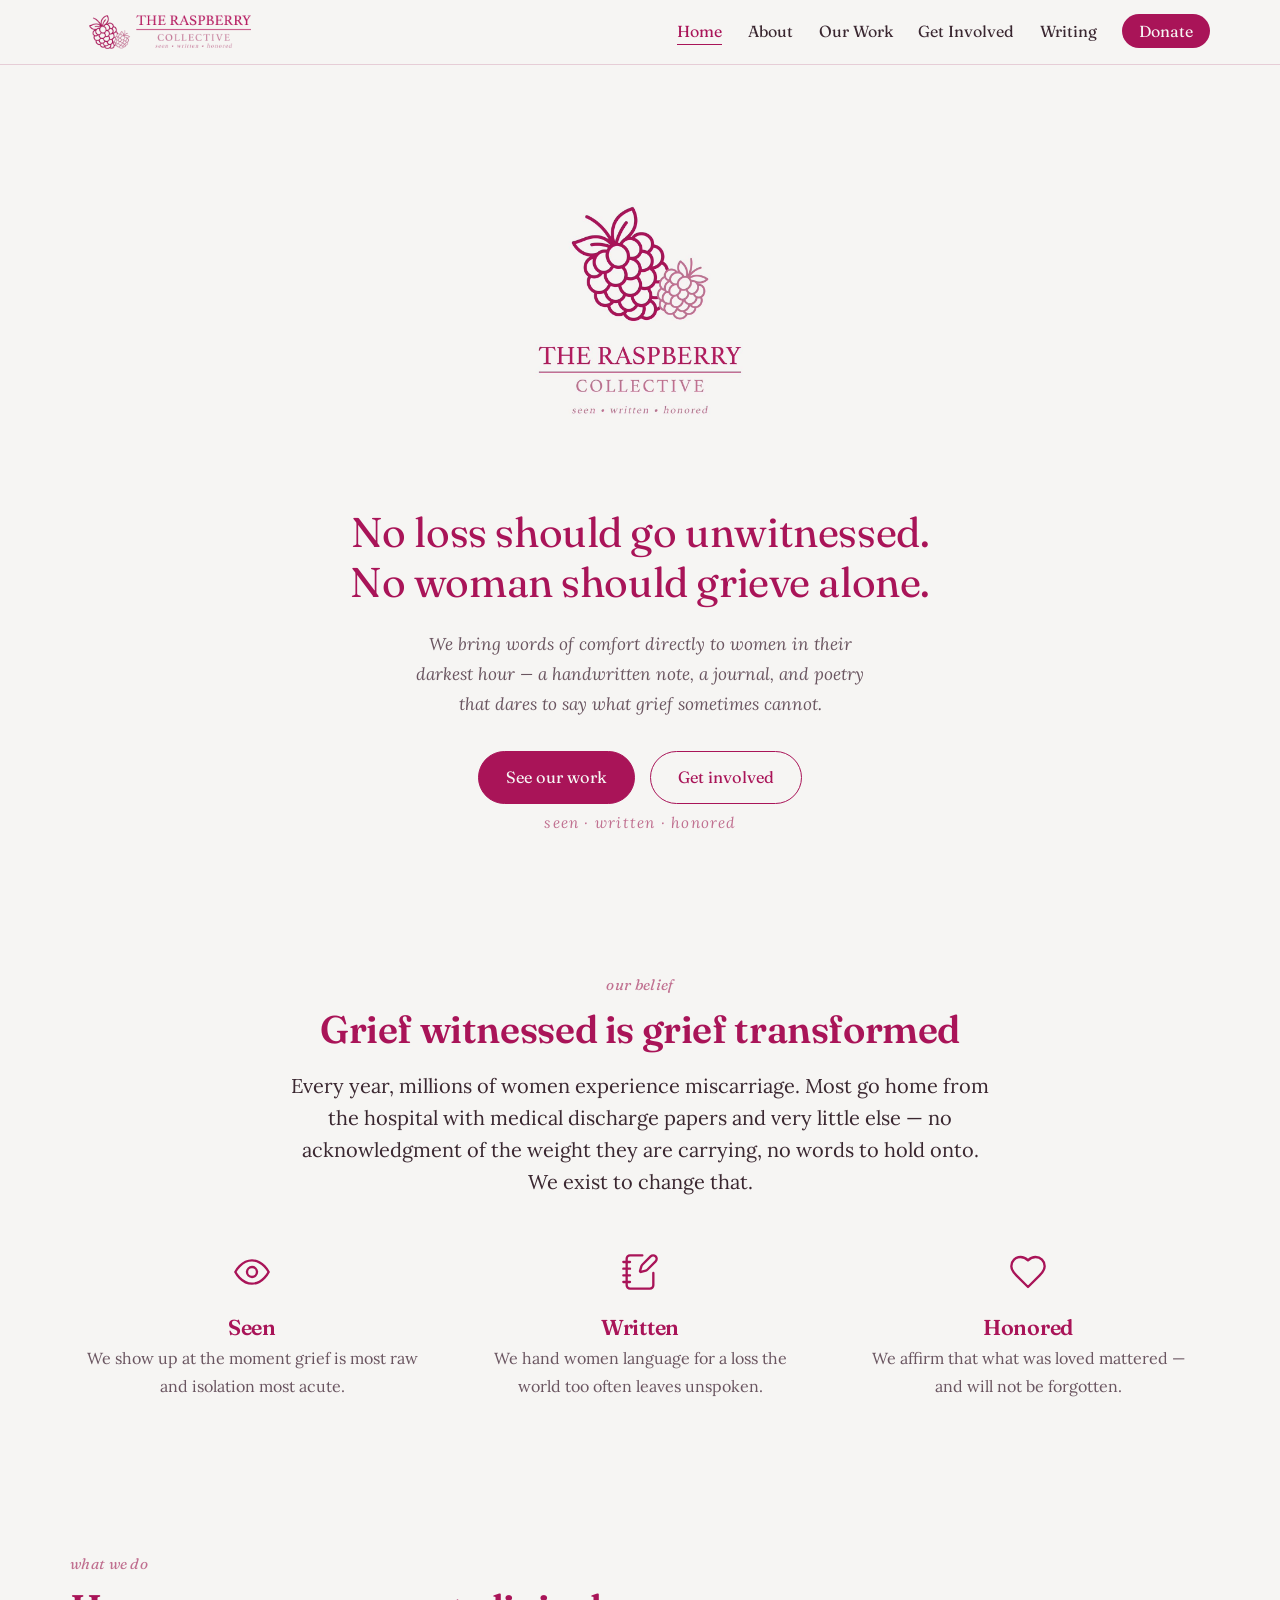
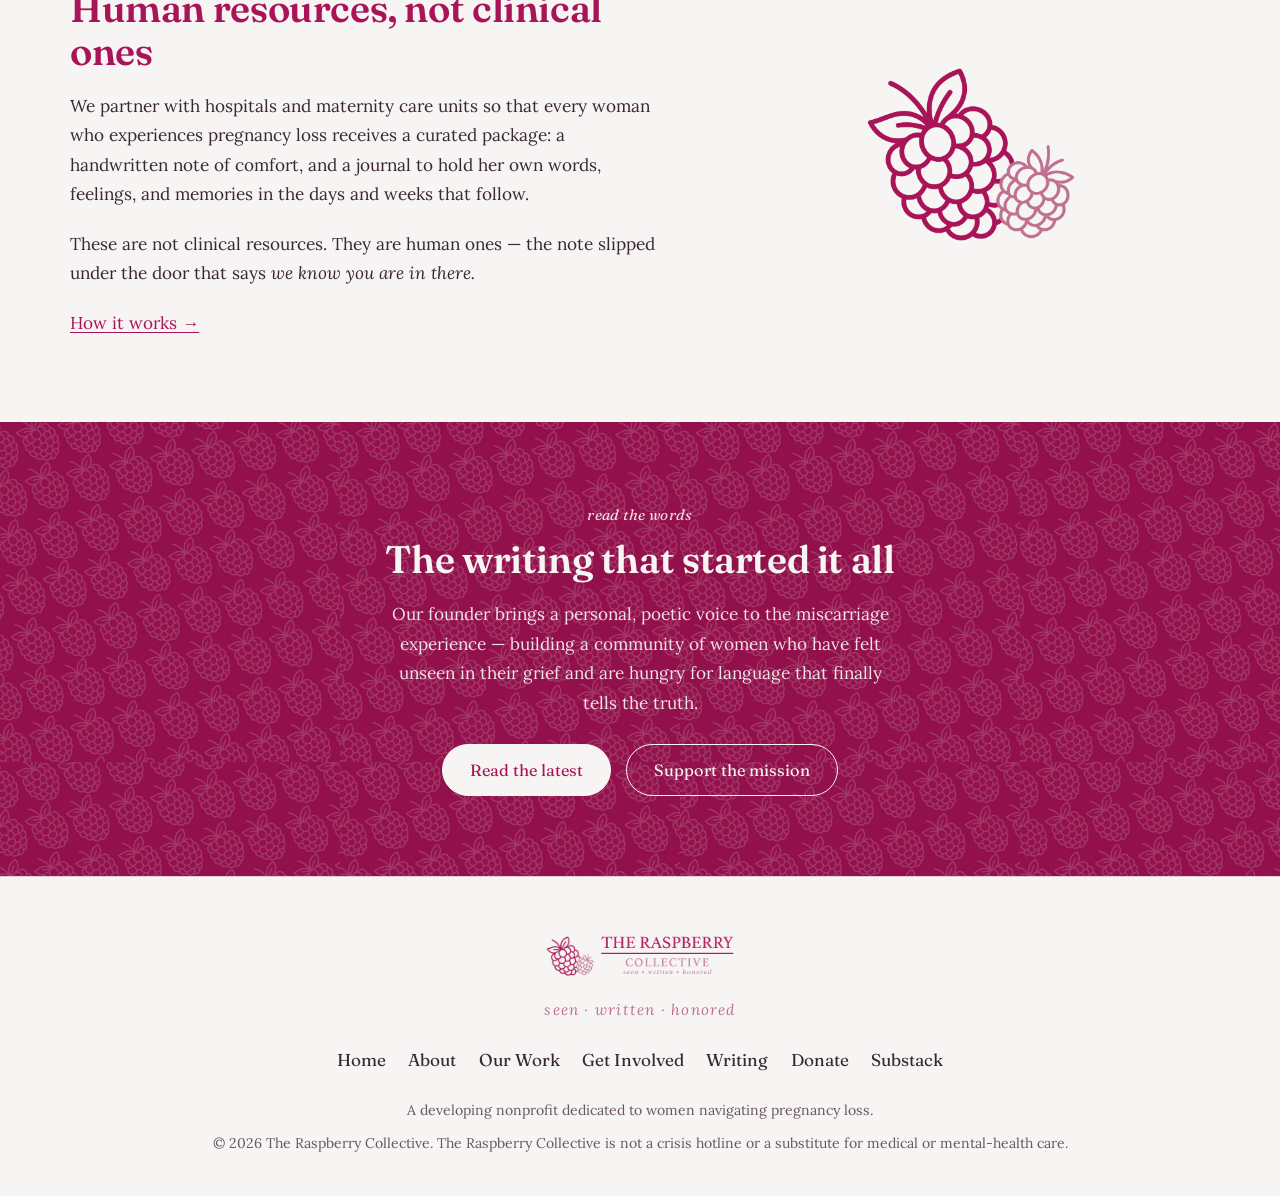
<file: index.html>
<!DOCTYPE html>
<html lang="en">
<head>
  <meta charset="utf-8">
  <meta name="viewport" content="width=device-width, initial-scale=1">
  <title>The Raspberry Collective — Seen, Written, Honored</title>
  <meta name="description" content="A developing nonprofit bringing handwritten notes, journals, and poetry to women experiencing miscarriage, so that no loss goes unwitnessed.">
  <link rel="canonical" href="https://theraspberrycollective.github.io/index.html">

  <!-- Favicon -->
  <link rel="icon" type="image/png" href="imgs/Berries_FullColor.png">
  <link rel="apple-touch-icon" href="imgs/Berries_FullColor.png">

  <!-- Social sharing (link previews in text / social media) -->
  <meta property="og:type" content="website">
  <meta property="og:site_name" content="The Raspberry Collective">
  <meta property="og:title" content="The Raspberry Collective — Seen, Written, Honored">
  <meta property="og:description" content="A developing nonprofit bringing handwritten notes, journals, and poetry to women experiencing miscarriage, so that no loss goes unwitnessed.">
  <meta property="og:url" content="https://theraspberrycollective.github.io/index.html">
  <meta property="og:image" content="https://theraspberrycollective.github.io/imgs/WideLogo_FullColor.png">
  <meta name="twitter:card" content="summary_large_image">
  <meta name="twitter:title" content="The Raspberry Collective — Seen, Written, Honored">
  <meta name="twitter:description" content="A developing nonprofit bringing handwritten notes, journals, and poetry to women experiencing miscarriage, so that no loss goes unwitnessed.">
  <meta name="twitter:image" content="https://theraspberrycollective.github.io/imgs/WideLogo_FullColor.png">

  <!-- Fonts: Fraunces (display) + Lora (body, an Athelas substitute) -->
  <link rel="preconnect" href="https://fonts.googleapis.com">
  <link rel="preconnect" href="https://fonts.gstatic.com" crossorigin>
  <link href="https://fonts.googleapis.com/css2?family=Fraunces:ital,opsz,wght@0,9..144,400;0,9..144,500;0,9..144,600;1,9..144,400;1,9..144,500&family=Lora:ital,wght@0,400;0,500;0,600;1,400;1,500&display=swap" rel="stylesheet">

  <link rel="stylesheet" href="css/styles.css">
</head>
<body>
  <a class="skip" href="#main">Skip to content</a>
  <header class="site-header">
    <nav class="nav shell" aria-label="Primary">
      <a class="nav__brand" href="/" aria-label="The Raspberry Collective — Home">
        <img src="imgs/WideLogo_FullColor_Transparent.png" alt="The Raspberry Collective">
      </a>
      <button class="nav__toggle" id="nav-toggle" aria-expanded="false" aria-controls="nav-links" aria-label="Menu">
        <svg width="26" height="26" viewBox="0 0 24 24" fill="none" stroke="currentColor" stroke-width="1.6" stroke-linecap="round"><path d="M3 6h18M3 12h18M3 18h18"/></svg>
      </button>
      <ul class="nav__links" id="nav-links">
        <li><a href="/" aria-current="page">Home</a></li>
        <li><a href="about">About</a></li>
        <li><a href="our-work">Our Work</a></li>
        <li><a href="get-involved">Get Involved</a></li>
        <li><a href="writing">Writing</a></li>
        <li><a href="donate" class="nav__donate">Donate</a></li>
      </ul>
    </nav>
  </header>
  <main id="main">
    <section class="hero shell">
      <img class="hero__logo" src="imgs/Logo1_FullColor.png" alt="The Raspberry Collective logo">
      <p class="hero__promise">No loss should go unwitnessed. No woman should grieve alone.</p>
      <p class="hero__note">We bring words of comfort directly to women in their darkest hour &mdash; a handwritten note, a journal, and poetry that dares to say what grief sometimes cannot.</p>
      <div class="btn-row">
        <a class="btn btn--primary" href="our-work.html">See our work</a>
        <a class="btn btn--ghost" href="get-involved.html">Get involved</a>
      </div>
      <span class="mark">seen &middot; written &middot; honored</span>
    </section>

    <section class="section center shell">
      <p class="eyebrow">our belief</p>
      <h2>Grief witnessed is grief transformed</h2>
      <div class="prose">
        <p class="lede">Every year, millions of women experience miscarriage. Most go home from the hospital with medical discharge papers and very little else &mdash; no acknowledgment of the weight they are carrying, no words to hold onto. We exist to change that.</p>
      </div>
      <div class="pillars">
        <div class="pillar"><svg class="icon" width="40" height="40" viewBox="0 0 24 24" fill="none" stroke="currentColor" stroke-width="1.4" stroke-linecap="round" stroke-linejoin="round" aria-hidden="true"><path d="M2 12s3.5-7 10-7 10 7 10 7-3.5 7-10 7S2 12 2 12z"/><circle cx="12" cy="12" r="3"/></svg><h3>Seen</h3><p>We show up at the moment grief is most raw and isolation most acute.</p></div>
        <div class="pillar"><svg class="icon" width="40" height="40" viewBox="0 0 24 24" fill="none" stroke="currentColor" stroke-width="1.4" stroke-linecap="round" stroke-linejoin="round" aria-hidden="true"><path d="M13.4 2H6a2 2 0 0 0-2 2v16a2 2 0 0 0 2 2h12a2 2 0 0 0 2-2v-7.4"/><path d="M2 6h4M2 10h4M2 14h4M2 18h4"/><path d="M21.378 5.626a1 1 0 1 0-3.004-3.004l-5.01 5.012a2 2 0 0 0-.506.854l-.837 2.87a.5.5 0 0 0 .62.62l2.87-.837a2 2 0 0 0 .854-.506z"/></svg><h3>Written</h3><p>We hand women language for a loss the world too often leaves unspoken.</p></div>
        <div class="pillar"><svg class="icon" width="40" height="40" viewBox="0 0 24 24" fill="none" stroke="currentColor" stroke-width="1.4" stroke-linecap="round" stroke-linejoin="round" aria-hidden="true"><path d="M19 14c1.49-1.46 3-3.21 3-5.5A5.5 5.5 0 0 0 16.5 3c-1.76 0-3 .5-4.5 2-1.5-1.5-2.74-2-4.5-2A5.5 5.5 0 0 0 2 8.5c0 2.29 1.51 4.04 3 5.5l7 7z"/></svg><h3>Honored</h3><p>We affirm that what was loved mattered &mdash; and will not be forgotten.</p></div>
      </div>
    </section>

    <section class="section shell">
      <div class="feature">
        <div class="prose">
          <p class="eyebrow">what we do</p>
          <h2>Human resources, not clinical ones</h2>
          <p>We partner with hospitals and maternity care units so that every woman who experiences pregnancy loss receives a curated package: a handwritten note of comfort, and a journal to hold her own words, feelings, and memories in the days and weeks that follow.</p>
          <p>These are not clinical resources. They are human ones &mdash; the note slipped under the door that says <em>we know you are in there.</em></p>
          <p><a href="our-work.html">How it works &rarr;</a></p>
        </div>
        <div class="feature__art">
          <img src="imgs/Berries_FullColor.png" alt="">
        </div>
      </div>
    </section>

    <section class="cta-band">
      <div class="shell">
        <p class="eyebrow" style="color:var(--cream);opacity:.9">read the words</p>
        <h2>The writing that started it all</h2>
        <p>Our founder brings a personal, poetic voice to the miscarriage experience &mdash; building a community of women who have felt unseen in their grief and are hungry for language that finally tells the truth.</p>
        <div class="btn-row">
          <a class="btn btn--primary" href="writing.html">Read the latest</a>
          <a class="btn btn--ghost" href="donate.html">Support the mission</a>
        </div>
      </div>
    </section>
  </main>
  <footer class="site-footer">
    <div class="shell">
      <img src="imgs/WideLogo_FullColor_Transparent.png" alt="The Raspberry Collective">
      <p><span class="mark">seen &middot; written &middot; honored</span></p>
      <ul class="footer-nav">
        <li><a href="/">Home</a></li>
        <li><a href="about">About</a></li>
        <li><a href="our-work">Our Work</a></li>
        <li><a href="get-involved">Get Involved</a></li>
        <li><a href="writing">Writing</a></li>
        <li><a href="donate">Donate</a></li>
        <li><a href="https://theraspberrycollective.substack.com" target="_blank" rel="noopener">Substack</a></li>
      </ul>
      <p class="fineprint">A developing nonprofit dedicated to women navigating pregnancy loss.</p>
      <p class="fineprint">&copy; <span id="year">2026</span> The Raspberry Collective. The Raspberry Collective is not a crisis hotline or a substitute for medical or mental-health care.</p>
    </div>
  </footer>
  <script src="js/main.js"></script>
</body>
</html>
</file>
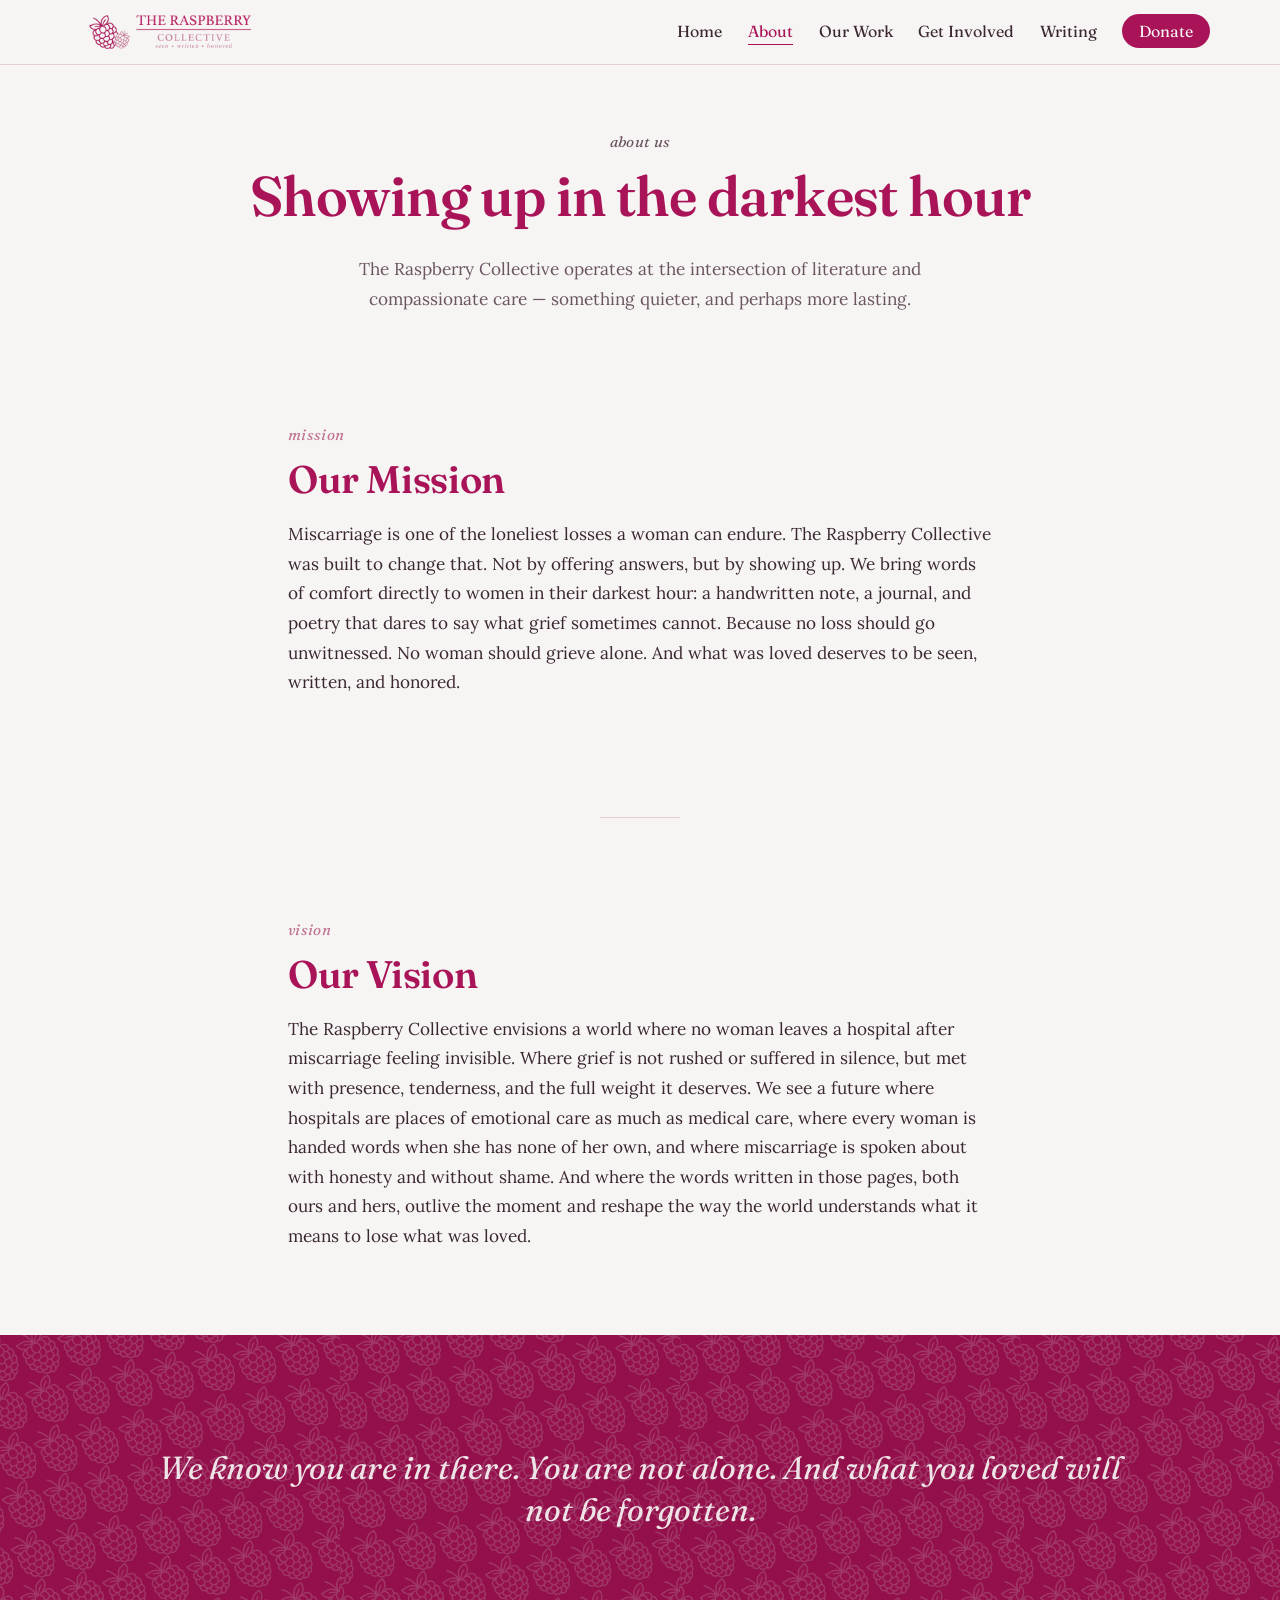
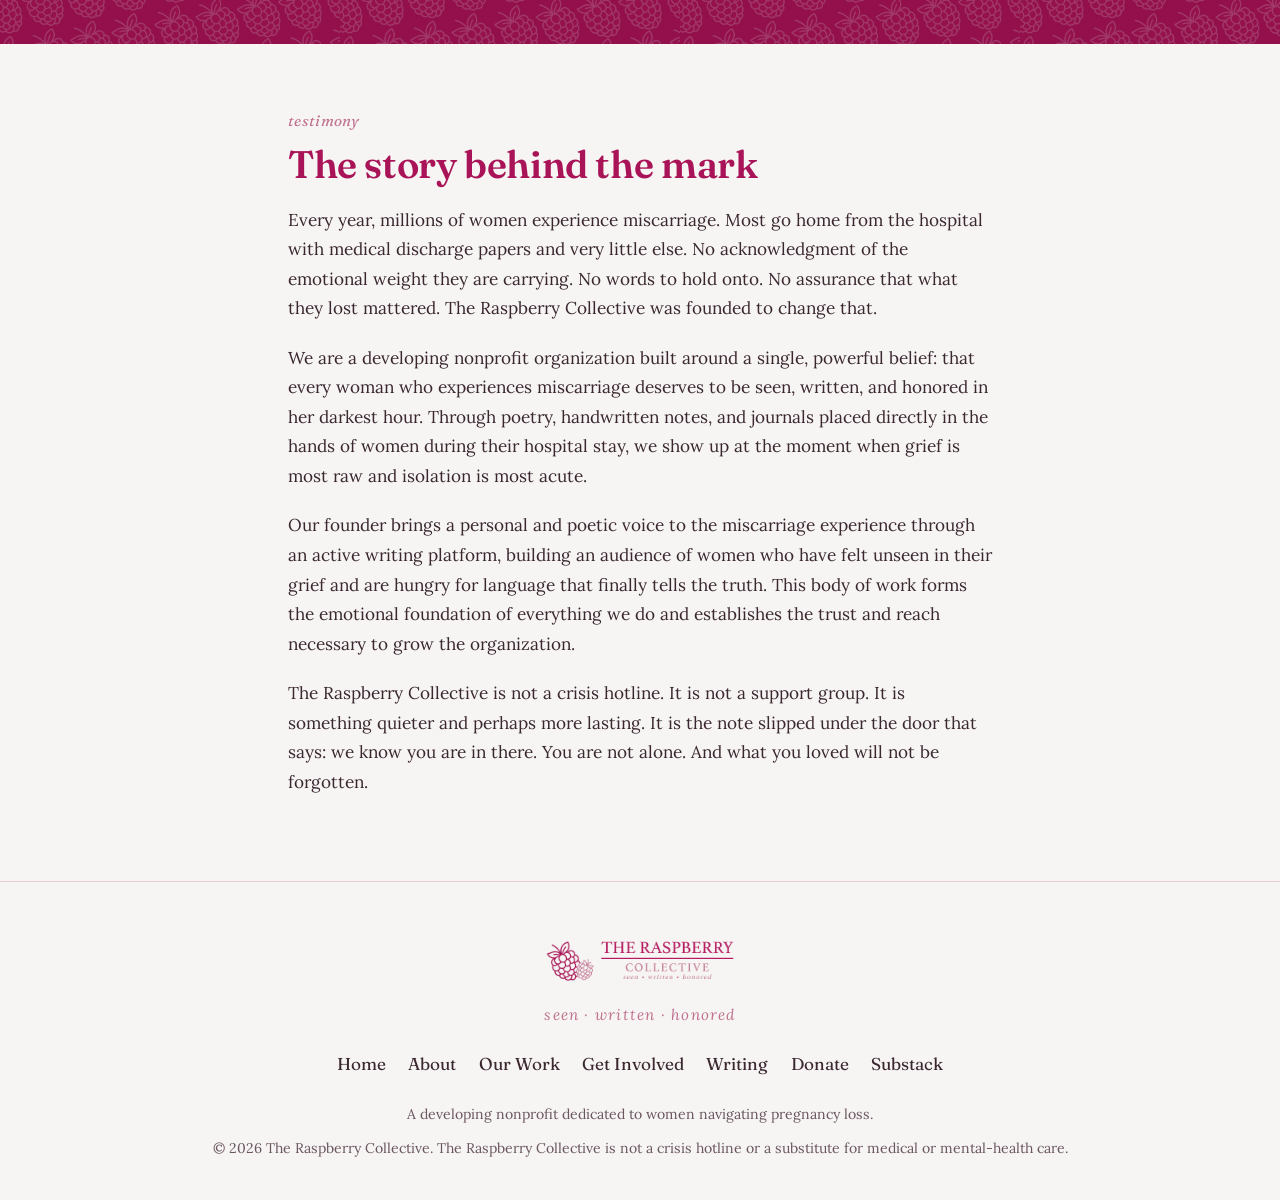
<file: about.html>
<!DOCTYPE html>
<html lang="en">
<head>
  <meta charset="utf-8">
  <meta name="viewport" content="width=device-width, initial-scale=1">
  <title>About — The Raspberry Collective</title>
  <meta name="description" content="Our mission, vision, and the story behind the mark: bringing words of comfort to women who have experienced miscarriage.">
  <link rel="canonical" href="https://theraspberrycollective.github.io/about.html">

  <!-- Favicon -->
  <link rel="icon" type="image/png" href="imgs/Berries_FullColor.png">
  <link rel="apple-touch-icon" href="imgs/Berries_FullColor.png">

  <!-- Social sharing (link previews in text / social media) -->
  <meta property="og:type" content="website">
  <meta property="og:site_name" content="The Raspberry Collective">
  <meta property="og:title" content="About — The Raspberry Collective">
  <meta property="og:description" content="Our mission, vision, and the story behind the mark: bringing words of comfort to women who have experienced miscarriage.">
  <meta property="og:url" content="https://theraspberrycollective.github.io/about.html">
  <meta property="og:image" content="https://theraspberrycollective.github.io/imgs/WideLogo_FullColor.png">
  <meta name="twitter:card" content="summary_large_image">
  <meta name="twitter:title" content="About — The Raspberry Collective">
  <meta name="twitter:description" content="Our mission, vision, and the story behind the mark: bringing words of comfort to women who have experienced miscarriage.">
  <meta name="twitter:image" content="https://theraspberrycollective.github.io/imgs/WideLogo_FullColor.png">

  <!-- Fonts: Fraunces (display) + Lora (body, an Athelas substitute) -->
  <link rel="preconnect" href="https://fonts.googleapis.com">
  <link rel="preconnect" href="https://fonts.gstatic.com" crossorigin>
  <link href="https://fonts.googleapis.com/css2?family=Fraunces:ital,opsz,wght@0,9..144,400;0,9..144,500;0,9..144,600;1,9..144,400;1,9..144,500&family=Lora:ital,wght@0,400;0,500;0,600;1,400;1,500&display=swap" rel="stylesheet">

  <link rel="stylesheet" href="css/styles.css">
</head>
<body>
  <a class="skip" href="#main">Skip to content</a>
  <header class="site-header">
    <nav class="nav shell" aria-label="Primary">
      <a class="nav__brand" href="/" aria-label="The Raspberry Collective — Home">
        <img src="imgs/WideLogo_FullColor_Transparent.png" alt="The Raspberry Collective">
      </a>
      <button class="nav__toggle" id="nav-toggle" aria-expanded="false" aria-controls="nav-links" aria-label="Menu">
        <svg width="26" height="26" viewBox="0 0 24 24" fill="none" stroke="currentColor" stroke-width="1.6" stroke-linecap="round"><path d="M3 6h18M3 12h18M3 18h18"/></svg>
      </button>
      <ul class="nav__links" id="nav-links">
        <li><a href="/">Home</a></li>
        <li><a href="about" aria-current="page">About</a></li>
        <li><a href="our-work">Our Work</a></li>
        <li><a href="get-involved">Get Involved</a></li>
        <li><a href="writing">Writing</a></li>
        <li><a href="donate" class="nav__donate">Donate</a></li>
      </ul>
    </nav>
  </header>
  <main id="main">
    <section class="page-head shell">
      <p class="eyebrow">about us</p>
      <h1>Showing up in the darkest hour</h1>
      <p>The Raspberry Collective operates at the intersection of literature and compassionate care &mdash; something quieter, and perhaps more lasting.</p>
    </section>

    <section class="section shell" aria-labelledby="mission">
      <div class="prose center-block">
        <p class="eyebrow">mission</p>
        <h2 id="mission">Our Mission</h2>
        <p>Miscarriage is one of the loneliest losses a woman can endure. The Raspberry Collective was built to change that. Not by offering answers, but by showing up. We bring words of comfort directly to women in their darkest hour: a handwritten note, a journal, and poetry that dares to say what grief sometimes cannot. Because no loss should go unwitnessed. No woman should grieve alone. And what was loved deserves to be seen, written, and honored.</p>
      </div>
    </section>

    <hr class="rule">

    <section class="section shell" aria-labelledby="vision">
      <div class="prose center-block">
        <p class="eyebrow">vision</p>
        <h2 id="vision">Our Vision</h2>
        <p>The Raspberry Collective envisions a world where no woman leaves a hospital after miscarriage feeling invisible. Where grief is not rushed or suffered in silence, but met with presence, tenderness, and the full weight it deserves. We see a future where hospitals are places of emotional care as much as medical care, where every woman is handed words when she has none of her own, and where miscarriage is spoken about with honesty and without shame. And where the words written in those pages, both ours and hers, outlive the moment and reshape the way the world understands what it means to lose what was loved.</p>
      </div>
    </section>

    <section class="cta-band">
      <div class="shell">
        <p class="pullquote" style="color:var(--cream)">We know you are in there. You are not alone. And what you loved will not be forgotten.</p>
      </div>
    </section>

    <section class="section shell" aria-labelledby="testimony">
      <div class="prose center-block">
        <p class="eyebrow">testimony</p>
        <h2 id="testimony">The story behind the mark</h2>
        <p>Every year, millions of women experience miscarriage. Most go home from the hospital with medical discharge papers and very little else. No acknowledgment of the emotional weight they are carrying. No words to hold onto. No assurance that what they lost mattered. The Raspberry Collective was founded to change that.</p>
        <p>We are a developing nonprofit organization built around a single, powerful belief: that every woman who experiences miscarriage deserves to be seen, written, and honored in her darkest hour. Through poetry, handwritten notes, and journals placed directly in the hands of women during their hospital stay, we show up at the moment when grief is most raw and isolation is most acute.</p>
        <p>Our founder brings a personal and poetic voice to the miscarriage experience through an active writing platform, building an audience of women who have felt unseen in their grief and are hungry for language that finally tells the truth. This body of work forms the emotional foundation of everything we do and establishes the trust and reach necessary to grow the organization.</p>
        <p>The Raspberry Collective is not a crisis hotline. It is not a support group. It is something quieter and perhaps more lasting. It is the note slipped under the door that says: we know you are in there. You are not alone. And what you loved will not be forgotten.</p>
      </div>
    </section>
  </main>
  <footer class="site-footer">
    <div class="shell">
      <img src="imgs/WideLogo_FullColor_Transparent.png" alt="The Raspberry Collective">
      <p><span class="mark">seen &middot; written &middot; honored</span></p>
      <ul class="footer-nav">
        <li><a href="/">Home</a></li>
        <li><a href="about" aria-current="page">About</a></li>
        <li><a href="our-work">Our Work</a></li>
        <li><a href="get-involved">Get Involved</a></li>
        <li><a href="writing">Writing</a></li>
        <li><a href="donate">Donate</a></li>
        <li><a href="https://theraspberrycollective.substack.com" target="_blank" rel="noopener">Substack</a></li>
      </ul>
      <p class="fineprint">A developing nonprofit dedicated to women navigating pregnancy loss.</p>
      <p class="fineprint">&copy; <span id="year">2026</span> The Raspberry Collective. The Raspberry Collective is not a crisis hotline or a substitute for medical or mental-health care.</p>
    </div>
  </footer>
  <script src="js/main.js"></script>
</body>
</html>
</file>
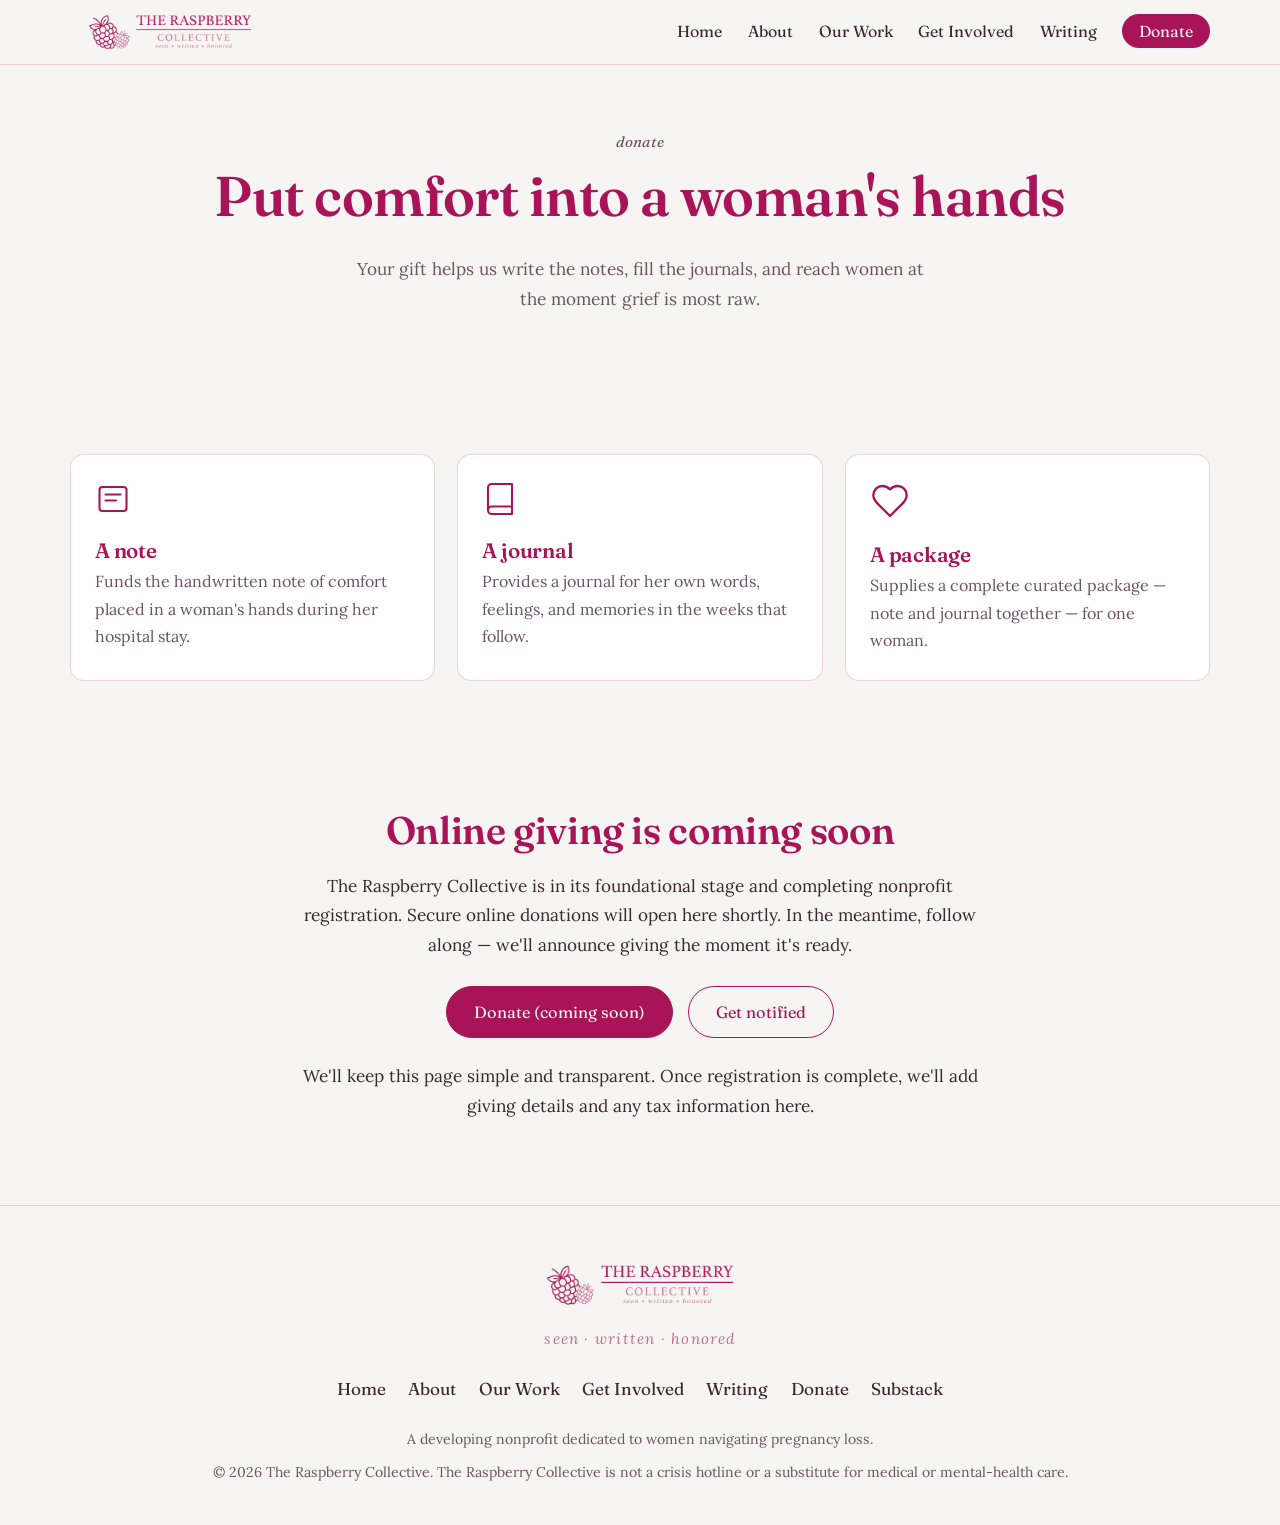
<file: donate.html>
<!DOCTYPE html>
<html lang="en">
<head>
  <meta charset="utf-8">
  <meta name="viewport" content="width=device-width, initial-scale=1">
  <title>Donate — The Raspberry Collective</title>
  <meta name="description" content="Support The Raspberry Collective. Your gift funds handwritten notes and journals for women experiencing miscarriage.">
  <link rel="canonical" href="https://theraspberrycollective.github.io/donate.html">

  <!-- Favicon -->
  <link rel="icon" type="image/png" href="imgs/Berries_FullColor.png">
  <link rel="apple-touch-icon" href="imgs/Berries_FullColor.png">

  <!-- Social sharing (link previews in text / social media) -->
  <meta property="og:type" content="website">
  <meta property="og:site_name" content="The Raspberry Collective">
  <meta property="og:title" content="Donate — The Raspberry Collective">
  <meta property="og:description" content="Support The Raspberry Collective. Your gift funds handwritten notes and journals for women experiencing miscarriage.">
  <meta property="og:url" content="https://theraspberrycollective.github.io/donate.html">
  <meta property="og:image" content="https://theraspberrycollective.github.io/imgs/WideLogo_FullColor.png">
  <meta name="twitter:card" content="summary_large_image">
  <meta name="twitter:title" content="Donate — The Raspberry Collective">
  <meta name="twitter:description" content="Support The Raspberry Collective. Your gift funds handwritten notes and journals for women experiencing miscarriage.">
  <meta name="twitter:image" content="https://theraspberrycollective.github.io/imgs/WideLogo_FullColor.png">

  <!-- Fonts: Fraunces (display) + Lora (body, an Athelas substitute) -->
  <link rel="preconnect" href="https://fonts.googleapis.com">
  <link rel="preconnect" href="https://fonts.gstatic.com" crossorigin>
  <link href="https://fonts.googleapis.com/css2?family=Fraunces:ital,opsz,wght@0,9..144,400;0,9..144,500;0,9..144,600;1,9..144,400;1,9..144,500&family=Lora:ital,wght@0,400;0,500;0,600;1,400;1,500&display=swap" rel="stylesheet">

  <link rel="stylesheet" href="css/styles.css">
</head>
<body>
  <a class="skip" href="#main">Skip to content</a>
  <header class="site-header">
    <nav class="nav shell" aria-label="Primary">
      <a class="nav__brand" href="/" aria-label="The Raspberry Collective — Home">
        <img src="imgs/WideLogo_FullColor_Transparent.png" alt="The Raspberry Collective">
      </a>
      <button class="nav__toggle" id="nav-toggle" aria-expanded="false" aria-controls="nav-links" aria-label="Menu">
        <svg width="26" height="26" viewBox="0 0 24 24" fill="none" stroke="currentColor" stroke-width="1.6" stroke-linecap="round"><path d="M3 6h18M3 12h18M3 18h18"/></svg>
      </button>
      <ul class="nav__links" id="nav-links">
        <li><a href="/">Home</a></li>
        <li><a href="about">About</a></li>
        <li><a href="our-work">Our Work</a></li>
        <li><a href="get-involved">Get Involved</a></li>
        <li><a href="writing">Writing</a></li>
        <li><a href="donate" class="nav__donate" aria-current="page">Donate</a></li>
      </ul>
    </nav>
  </header>
  <main id="main">
    <section class="page-head shell">
      <p class="eyebrow">donate</p>
      <h1>Put comfort into a woman's hands</h1>
      <p>Your gift helps us write the notes, fill the journals, and reach women at the moment grief is most raw.</p>
    </section>

    <section class="section shell">
      <div class="cards">
        <div class="card"><svg class="icon" width="36" height="36" viewBox="0 0 24 24" fill="none" stroke="currentColor" stroke-width="1.4" stroke-linecap="round" stroke-linejoin="round" aria-hidden="true"><rect x="3" y="4" width="18" height="16" rx="2"/><path d="M7 9h10M7 13h7"/></svg><h3>A note</h3><p>Funds the handwritten note of comfort placed in a woman's hands during her hospital stay.</p></div>
        <div class="card"><svg class="icon" width="36" height="36" viewBox="0 0 24 24" fill="none" stroke="currentColor" stroke-width="1.4" stroke-linecap="round" stroke-linejoin="round" aria-hidden="true"><path d="M4 19.5A2.5 2.5 0 0 1 6.5 17H20"/><path d="M6.5 2H20v20H6.5A2.5 2.5 0 0 1 4 19.5v-15A2.5 2.5 0 0 1 6.5 2z"/></svg><h3>A journal</h3><p>Provides a journal for her own words, feelings, and memories in the weeks that follow.</p></div>
        <div class="card"><svg class="icon" width="40" height="40" viewBox="0 0 24 24" fill="none" stroke="currentColor" stroke-width="1.4" stroke-linecap="round" stroke-linejoin="round" aria-hidden="true"><path d="M19 14c1.49-1.46 3-3.21 3-5.5A5.5 5.5 0 0 0 16.5 3c-1.76 0-3 .5-4.5 2-1.5-1.5-2.74-2-4.5-2A5.5 5.5 0 0 0 2 8.5c0 2.29 1.51 4.04 3 5.5l7 7z"/></svg><h3>A package</h3><p>Supplies a complete curated package &mdash; note and journal together &mdash; for one woman.</p></div>
      </div>
    </section>

    <section class="section center shell">
      <div class="prose">
        <h2>Online giving is coming soon</h2>
        <p>The Raspberry Collective is in its foundational stage and completing nonprofit registration. Secure online donations will open here shortly. In the meantime, follow along &mdash; we'll announce giving the moment it's ready.</p>
        <div class="btn-row">
          <!-- Replace href="#" with your donation link (e.g. a giving platform) once available. -->
          <a class="btn btn--primary" href="#" aria-disabled="true" onclick="return false;">Donate (coming soon)</a>
          <a class="btn btn--ghost" href="https://theraspberrycollective.substack.com" target="_blank" rel="noopener">Get notified</a>
        </div>
        <p class="fineprint" style="margin-top:1.5rem">We'll keep this page simple and transparent. Once registration is complete, we'll add giving details and any tax information here.</p>
      </div>
    </section>
  </main>
  <footer class="site-footer">
    <div class="shell">
      <img src="imgs/WideLogo_FullColor_Transparent.png" alt="The Raspberry Collective">
      <p><span class="mark">seen &middot; written &middot; honored</span></p>
      <ul class="footer-nav">
        <li><a href="/">Home</a></li>
        <li><a href="about">About</a></li>
        <li><a href="our-work">Our Work</a></li>
        <li><a href="get-involved">Get Involved</a></li>
        <li><a href="writing">Writing</a></li>
        <li><a href="donate">Donate</a></li>
        <li><a href="https://theraspberrycollective.substack.com" target="_blank" rel="noopener">Substack</a></li>
      </ul>
      <p class="fineprint">A developing nonprofit dedicated to women navigating pregnancy loss.</p>
      <p class="fineprint">&copy; <span id="year">2026</span> The Raspberry Collective. The Raspberry Collective is not a crisis hotline or a substitute for medical or mental-health care.</p>
    </div>
  </footer>
  <script src="js/main.js"></script>
</body>
</html>
</file>
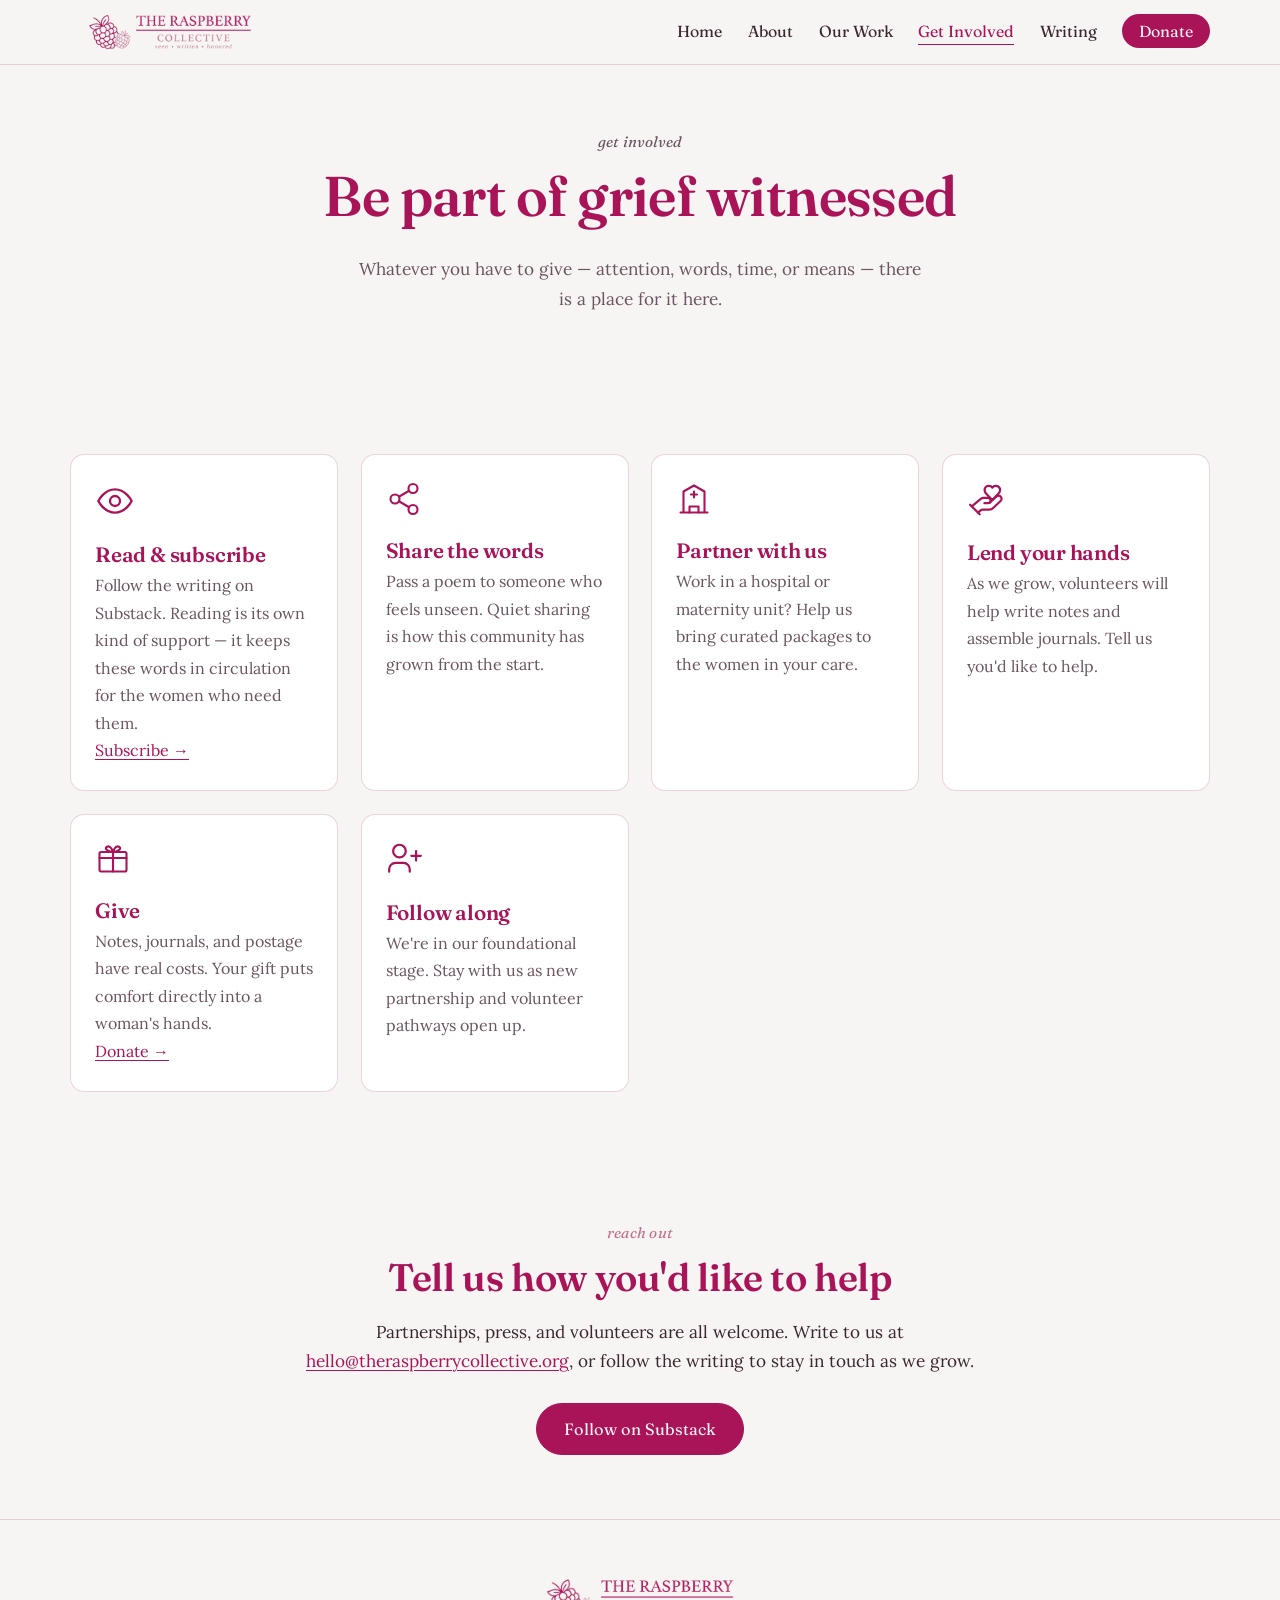
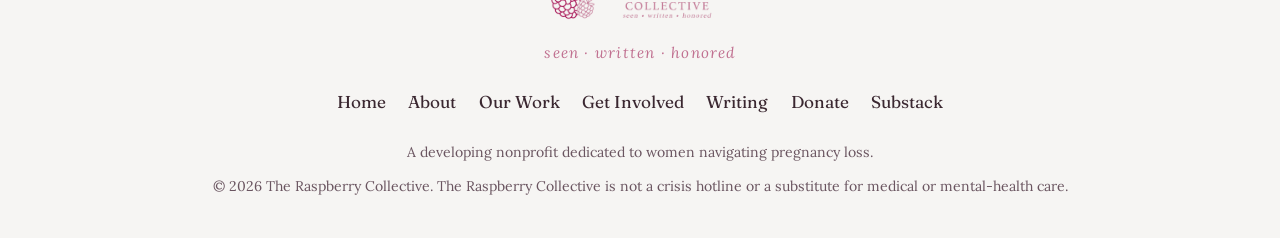
<file: get-involved.html>
<!DOCTYPE html>
<html lang="en">
<head>
  <meta charset="utf-8">
  <meta name="viewport" content="width=device-width, initial-scale=1">
  <title>Get Involved — The Raspberry Collective</title>
  <meta name="description" content="Ways to support women experiencing pregnancy loss: read and share the writing, partner with us, volunteer, or give.">
  <link rel="canonical" href="https://theraspberrycollective.github.io/get-involved.html">

  <!-- Favicon -->
  <link rel="icon" type="image/png" href="imgs/Berries_FullColor.png">
  <link rel="apple-touch-icon" href="imgs/Berries_FullColor.png">

  <!-- Social sharing (link previews in text / social media) -->
  <meta property="og:type" content="website">
  <meta property="og:site_name" content="The Raspberry Collective">
  <meta property="og:title" content="Get Involved — The Raspberry Collective">
  <meta property="og:description" content="Ways to support women experiencing pregnancy loss: read and share the writing, partner with us, volunteer, or give.">
  <meta property="og:url" content="https://theraspberrycollective.github.io/get-involved.html">
  <meta property="og:image" content="https://theraspberrycollective.github.io/imgs/WideLogo_FullColor.png">
  <meta name="twitter:card" content="summary_large_image">
  <meta name="twitter:title" content="Get Involved — The Raspberry Collective">
  <meta name="twitter:description" content="Ways to support women experiencing pregnancy loss: read and share the writing, partner with us, volunteer, or give.">
  <meta name="twitter:image" content="https://theraspberrycollective.github.io/imgs/WideLogo_FullColor.png">

  <!-- Fonts: Fraunces (display) + Lora (body, an Athelas substitute) -->
  <link rel="preconnect" href="https://fonts.googleapis.com">
  <link rel="preconnect" href="https://fonts.gstatic.com" crossorigin>
  <link href="https://fonts.googleapis.com/css2?family=Fraunces:ital,opsz,wght@0,9..144,400;0,9..144,500;0,9..144,600;1,9..144,400;1,9..144,500&family=Lora:ital,wght@0,400;0,500;0,600;1,400;1,500&display=swap" rel="stylesheet">

  <link rel="stylesheet" href="css/styles.css">
</head>
<body>
  <a class="skip" href="#main">Skip to content</a>
  <header class="site-header">
    <nav class="nav shell" aria-label="Primary">
      <a class="nav__brand" href="/" aria-label="The Raspberry Collective — Home">
        <img src="imgs/WideLogo_FullColor.png" alt="The Raspberry Collective">
      </a>
      <button class="nav__toggle" id="nav-toggle" aria-expanded="false" aria-controls="nav-links" aria-label="Menu">
        <svg width="26" height="26" viewBox="0 0 24 24" fill="none" stroke="currentColor" stroke-width="1.6" stroke-linecap="round"><path d="M3 6h18M3 12h18M3 18h18"/></svg>
      </button>
      <ul class="nav__links" id="nav-links">
        <li><a href="/">Home</a></li>
        <li><a href="about">About</a></li>
        <li><a href="our-work">Our Work</a></li>
        <li><a href="get-involved" aria-current="page">Get Involved</a></li>
        <li><a href="writing">Writing</a></li>
        <li><a href="donate" class="nav__donate">Donate</a></li>
      </ul>
    </nav>
  </header>
  <main id="main">
    <section class="page-head shell">
      <p class="eyebrow">get involved</p>
      <h1>Be part of grief witnessed</h1>
      <p>Whatever you have to give &mdash; attention, words, time, or means &mdash; there is a place for it here.</p>
    </section>

    <section class="section shell">
      <div class="cards">
        <div class="card"><svg class="icon" width="40" height="40" viewBox="0 0 24 24" fill="none" stroke="currentColor" stroke-width="1.4" stroke-linecap="round" stroke-linejoin="round" aria-hidden="true"><path d="M2 12s3.5-7 10-7 10 7 10 7-3.5 7-10 7S2 12 2 12z"/><circle cx="12" cy="12" r="3"/></svg><h3>Read &amp; subscribe</h3><p>Follow the writing on Substack. Reading is its own kind of support &mdash; it keeps these words in circulation for the women who need them.</p><p><a href="https://theraspberrycollective.substack.com" target="_blank" rel="noopener">Subscribe &rarr;</a></p></div>
        <div class="card"><svg class="icon" width="36" height="36" viewBox="0 0 24 24" fill="none" stroke="currentColor" stroke-width="1.4" stroke-linecap="round" stroke-linejoin="round" aria-hidden="true"><circle cx="18" cy="5" r="3"/><circle cx="6" cy="12" r="3"/><circle cx="18" cy="19" r="3"/><path d="M8.6 13.5l6.8 4M15.4 6.5l-6.8 4"/></svg><h3>Share the words</h3><p>Pass a poem to someone who feels unseen. Quiet sharing is how this community has grown from the start.</p></div>
        <div class="card"><svg class="icon" width="36" height="36" viewBox="0 0 24 24" fill="none" stroke="currentColor" stroke-width="1.4" stroke-linecap="round" stroke-linejoin="round" aria-hidden="true"><path d="M3 21h18M5 21V7l7-4 7 4v14"/><path d="M12 7v4M10 9h4"/><path d="M9 21v-4h6v4"/></svg><h3>Partner with us</h3><p>Work in a hospital or maternity unit? Help us bring curated packages to the women in your care.</p></div>
        <div class="card"><svg class="icon" width="38" height="38" viewBox="0 0 24 24" fill="none" stroke="currentColor" stroke-width="1.4" stroke-linecap="round" stroke-linejoin="round" aria-hidden="true"><path d="M11 14h2.2a1.7 1.7 0 0 0 0-3.4h-2.9c-.5 0-1 .2-1.4.5L3 16"/><path d="M7 20l1.6-1.4c.4-.3.9-.5 1.4-.5h3.9c1.1 0 2.1-.4 2.8-1.2l4.5-4.3a1.9 1.9 0 0 0-2.6-2.8l-4.1 3.8"/><path d="M2 15l6 6"/><path d="M19.4 8.4c.7-.7 1.5-1.6 1.5-2.6a2.7 2.7 0 0 0-4.9-1.6 2.7 2.7 0 0 0-4.9 1.6c0 1.1.8 2 1.5 2.7L16 12z"/></svg><h3>Lend your hands</h3><p>As we grow, volunteers will help write notes and assemble journals. Tell us you'd like to help.</p></div>
        <div class="card"><svg class="icon" width="36" height="36" viewBox="0 0 24 24" fill="none" stroke="currentColor" stroke-width="1.4" stroke-linecap="round" stroke-linejoin="round" aria-hidden="true"><rect x="3" y="8" width="18" height="13" rx="1"/><path d="M3 12h18M12 8v13"/><path d="M12 8S10.5 3 8 4.5 9.5 8 12 8zM12 8s1.5-5 4-3.5S14.5 8 12 8z"/></svg><h3>Give</h3><p>Notes, journals, and postage have real costs. Your gift puts comfort directly into a woman's hands.</p><p><a href="donate.html">Donate &rarr;</a></p></div>
        <div class="card"><svg class="icon" width="38" height="38" viewBox="0 0 24 24" fill="none" stroke="currentColor" stroke-width="1.4" stroke-linecap="round" stroke-linejoin="round" aria-hidden="true"><path d="M15 20v-1.5a4 4 0 0 0-4-4H6a4 4 0 0 0-4 4V20"/><circle cx="8.5" cy="7" r="4"/><path d="M19 7v6M22 10h-6"/></svg><h3>Follow along</h3><p>We're in our foundational stage. Stay with us as new partnership and volunteer pathways open up.</p></div>
      </div>
    </section>

    <section class="section center shell">
      <div class="prose">
        <p class="eyebrow">reach out</p>
        <h2>Tell us how you'd like to help</h2>
        <!-- Replace the address below with your real contact email before publishing. -->
        <p>Partnerships, press, and volunteers are all welcome. Write to us at
          <a href="mailto:hello@theraspberrycollective.org">hello@theraspberrycollective.org</a>,
          or follow the writing to stay in touch as we grow.</p>
        <div class="btn-row">
          <a class="btn btn--primary" href="https://theraspberrycollective.substack.com" target="_blank" rel="noopener">Follow on Substack</a>
        </div>
      </div>
    </section>
  </main>
  <footer class="site-footer">
    <div class="shell">
      <img src="imgs/WideLogo_FullColor.png" alt="The Raspberry Collective">
      <p><span class="mark">seen &middot; written &middot; honored</span></p>
      <ul class="footer-nav">
        <li><a href="/">Home</a></li>
        <li><a href="about">About</a></li>
        <li><a href="our-work">Our Work</a></li>
        <li><a href="get-involved">Get Involved</a></li>
        <li><a href="writing">Writing</a></li>
        <li><a href="donate">Donate</a></li>
        <li><a href="https://theraspberrycollective.substack.com" target="_blank" rel="noopener">Substack</a></li>
      </ul>
      <p class="fineprint">A developing nonprofit dedicated to women navigating pregnancy loss.</p>
      <p class="fineprint">&copy; <span id="year">2026</span> The Raspberry Collective. The Raspberry Collective is not a crisis hotline or a substitute for medical or mental-health care.</p>
    </div>
  </footer>
  <script src="js/main.js"></script>
</body>
</html>
</file>
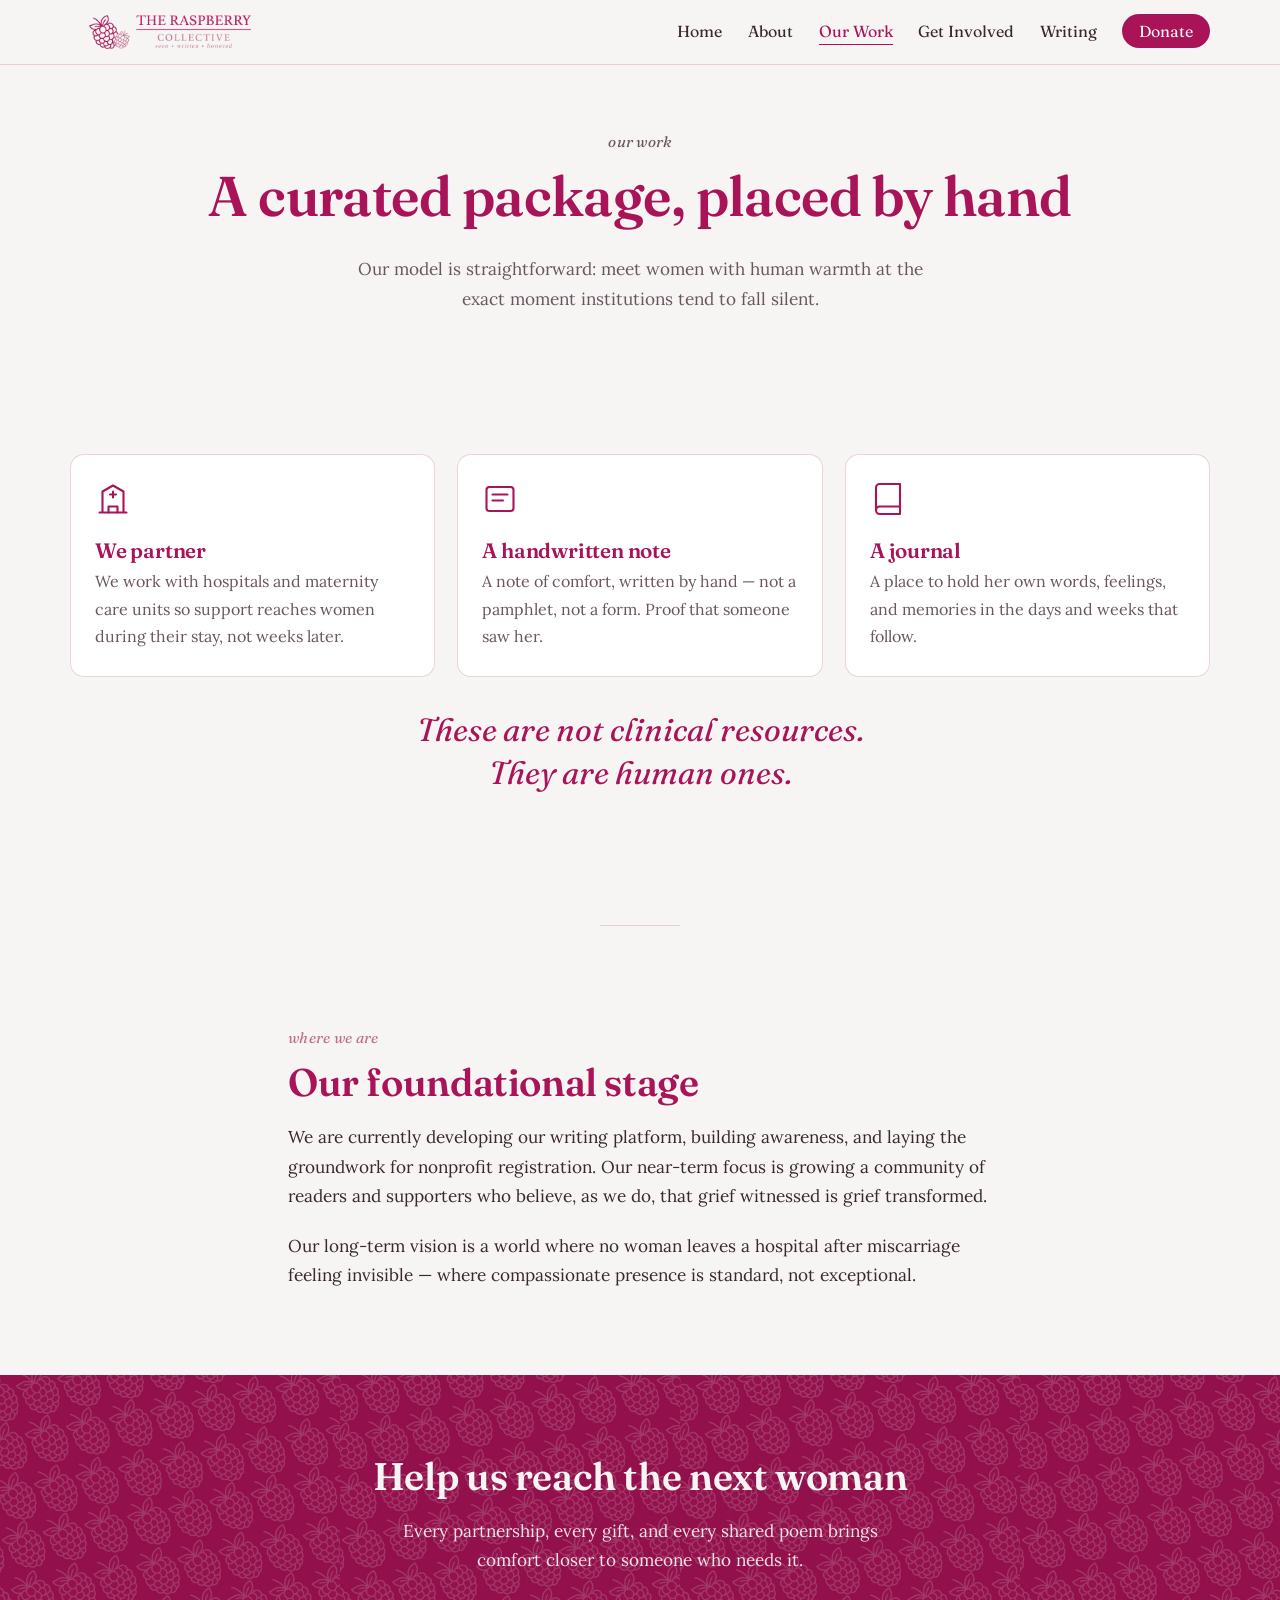
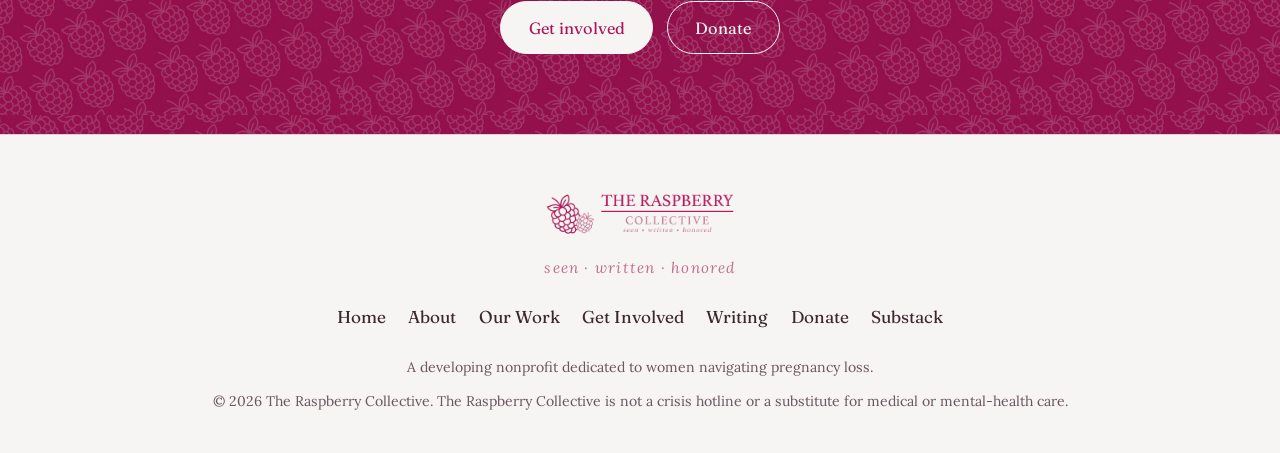
<file: our-work.html>
<!DOCTYPE html>
<html lang="en">
<head>
  <meta charset="utf-8">
  <meta name="viewport" content="width=device-width, initial-scale=1">
  <title>Our Work — The Raspberry Collective</title>
  <meta name="description" content="How it works: handwritten notes and journals placed directly in the hands of women experiencing pregnancy loss, in partnership with hospitals.">
  <link rel="canonical" href="https://theraspberrycollective.github.io/our-work.html">

  <!-- Favicon -->
  <link rel="icon" type="image/png" href="imgs/Berries_FullColor.png">
  <link rel="apple-touch-icon" href="imgs/Berries_FullColor.png">

  <!-- Social sharing (link previews in text / social media) -->
  <meta property="og:type" content="website">
  <meta property="og:site_name" content="The Raspberry Collective">
  <meta property="og:title" content="Our Work — The Raspberry Collective">
  <meta property="og:description" content="How it works: handwritten notes and journals placed directly in the hands of women experiencing pregnancy loss, in partnership with hospitals.">
  <meta property="og:url" content="https://theraspberrycollective.github.io/our-work.html">
  <meta property="og:image" content="https://theraspberrycollective.github.io/imgs/WideLogo_FullColor.png">
  <meta name="twitter:card" content="summary_large_image">
  <meta name="twitter:title" content="Our Work — The Raspberry Collective">
  <meta name="twitter:description" content="How it works: handwritten notes and journals placed directly in the hands of women experiencing pregnancy loss, in partnership with hospitals.">
  <meta name="twitter:image" content="https://theraspberrycollective.github.io/imgs/WideLogo_FullColor.png">

  <!-- Fonts: Fraunces (display) + Lora (body, an Athelas substitute) -->
  <link rel="preconnect" href="https://fonts.googleapis.com">
  <link rel="preconnect" href="https://fonts.gstatic.com" crossorigin>
  <link href="https://fonts.googleapis.com/css2?family=Fraunces:ital,opsz,wght@0,9..144,400;0,9..144,500;0,9..144,600;1,9..144,400;1,9..144,500&family=Lora:ital,wght@0,400;0,500;0,600;1,400;1,500&display=swap" rel="stylesheet">

  <link rel="stylesheet" href="css/styles.css">
</head>
<body>
  <a class="skip" href="#main">Skip to content</a>
  <header class="site-header">
    <nav class="nav shell" aria-label="Primary">
      <a class="nav__brand" href="/" aria-label="The Raspberry Collective — Home">
        <img src="imgs/WideLogo_FullColor_Transparent.png" alt="The Raspberry Collective">
      </a>
      <button class="nav__toggle" id="nav-toggle" aria-expanded="false" aria-controls="nav-links" aria-label="Menu">
        <svg width="26" height="26" viewBox="0 0 24 24" fill="none" stroke="currentColor" stroke-width="1.6" stroke-linecap="round"><path d="M3 6h18M3 12h18M3 18h18"/></svg>
      </button>
      <ul class="nav__links" id="nav-links">
        <li><a href="/">Home</a></li>
        <li><a href="about">About</a></li>
        <li><a href="our-work" aria-current="page">Our Work</a></li>
        <li><a href="get-involved">Get Involved</a></li>
        <li><a href="writing">Writing</a></li>
        <li><a href="donate" class="nav__donate">Donate</a></li>
      </ul>
    </nav>
  </header>
  <main id="main">
    <section class="page-head shell">
      <p class="eyebrow">our work</p>
      <h1>A curated package, placed by hand</h1>
      <p>Our model is straightforward: meet women with human warmth at the exact moment institutions tend to fall silent.</p>
    </section>

    <section class="section shell">
      <div class="cards">
        <div class="card"><svg class="icon" width="36" height="36" viewBox="0 0 24 24" fill="none" stroke="currentColor" stroke-width="1.4" stroke-linecap="round" stroke-linejoin="round" aria-hidden="true"><path d="M3 21h18M5 21V7l7-4 7 4v14"/><path d="M12 7v4M10 9h4"/><path d="M9 21v-4h6v4"/></svg><h3>We partner</h3><p>We work with hospitals and maternity care units so support reaches women during their stay, not weeks later.</p></div>
        <div class="card"><svg class="icon" width="36" height="36" viewBox="0 0 24 24" fill="none" stroke="currentColor" stroke-width="1.4" stroke-linecap="round" stroke-linejoin="round" aria-hidden="true"><rect x="3" y="4" width="18" height="16" rx="2"/><path d="M7 9h10M7 13h7"/></svg><h3>A handwritten note</h3><p>A note of comfort, written by hand &mdash; not a pamphlet, not a form. Proof that someone saw her.</p></div>
        <div class="card"><svg class="icon" width="36" height="36" viewBox="0 0 24 24" fill="none" stroke="currentColor" stroke-width="1.4" stroke-linecap="round" stroke-linejoin="round" aria-hidden="true"><path d="M4 19.5A2.5 2.5 0 0 1 6.5 17H20"/><path d="M6.5 2H20v20H6.5A2.5 2.5 0 0 1 4 19.5v-15A2.5 2.5 0 0 1 6.5 2z"/></svg><h3>A journal</h3><p>A place to hold her own words, feelings, and memories in the days and weeks that follow.</p></div>
      </div>
      <p class="pullquote">These are not clinical resources. They are human ones.</p>
    </section>

    <hr class="rule">

    <section class="section shell">
      <div class="prose center-block">
        <p class="eyebrow">where we are</p>
        <h2>Our foundational stage</h2>
        <p>We are currently developing our writing platform, building awareness, and laying the groundwork for nonprofit registration. Our near-term focus is growing a community of readers and supporters who believe, as we do, that grief witnessed is grief transformed.</p>
        <p>Our long-term vision is a world where no woman leaves a hospital after miscarriage feeling invisible &mdash; where compassionate presence is standard, not exceptional.</p>
      </div>
    </section>

    <section class="cta-band">
      <div class="shell">
        <h2>Help us reach the next woman</h2>
        <p>Every partnership, every gift, and every shared poem brings comfort closer to someone who needs it.</p>
        <div class="btn-row">
          <a class="btn btn--primary" href="get-involved.html">Get involved</a>
          <a class="btn btn--ghost" href="donate.html">Donate</a>
        </div>
      </div>
    </section>
  </main>
  <footer class="site-footer">
    <div class="shell">
      <img src="imgs/WideLogo_FullColor_Transparent.png" alt="The Raspberry Collective">
      <p><span class="mark">seen &middot; written &middot; honored</span></p>
      <ul class="footer-nav">
        <li><a href="/">Home</a></li>
        <li><a href="about">About</a></li>
        <li><a href="our-work">Our Work</a></li>
        <li><a href="get-involved">Get Involved</a></li>
        <li><a href="writing">Writing</a></li>
        <li><a href="donate">Donate</a></li>
        <li><a href="https://theraspberrycollective.substack.com" target="_blank" rel="noopener">Substack</a></li>
      </ul>
      <p class="fineprint">A developing nonprofit dedicated to women navigating pregnancy loss.</p>
      <p class="fineprint">&copy; <span id="year">2026</span> The Raspberry Collective. The Raspberry Collective is not a crisis hotline or a substitute for medical or mental-health care.</p>
    </div>
  </footer>
  <script src="js/main.js"></script>
</body>
</html>
</file>
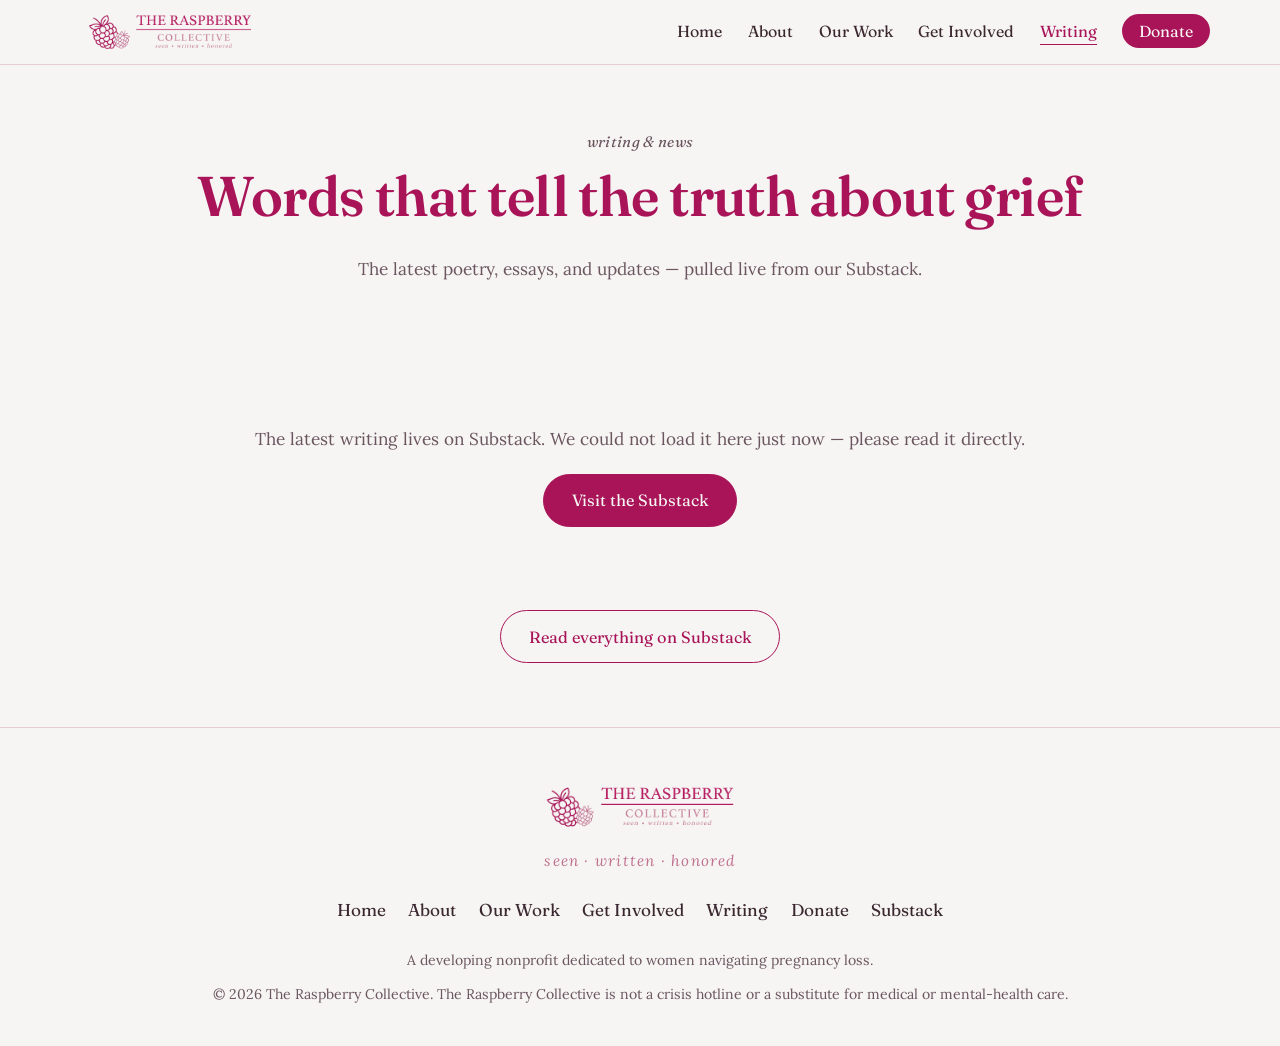
<file: writing.html>
<!DOCTYPE html>
<html lang="en">
<head>
  <meta charset="utf-8">
  <meta name="viewport" content="width=device-width, initial-scale=1">
  <title>Writing & News — The Raspberry Collective</title>
  <meta name="description" content="Poetry, essays, and updates from The Raspberry Collective, pulled live from our Substack.">
  <link rel="canonical" href="https://theraspberrycollective.github.io/writing.html">

  <!-- Favicon -->
  <link rel="icon" type="image/png" href="imgs/Berries_FullColor.png">
  <link rel="apple-touch-icon" href="imgs/Berries_FullColor.png">

  <!-- Social sharing (link previews in text / social media) -->
  <meta property="og:type" content="website">
  <meta property="og:site_name" content="The Raspberry Collective">
  <meta property="og:title" content="Writing & News — The Raspberry Collective">
  <meta property="og:description" content="Poetry, essays, and updates from The Raspberry Collective, pulled live from our Substack.">
  <meta property="og:url" content="https://theraspberrycollective.github.io/writing.html">
  <meta property="og:image" content="https://theraspberrycollective.github.io/imgs/WideLogo_FullColor.png">
  <meta name="twitter:card" content="summary_large_image">
  <meta name="twitter:title" content="Writing & News — The Raspberry Collective">
  <meta name="twitter:description" content="Poetry, essays, and updates from The Raspberry Collective, pulled live from our Substack.">
  <meta name="twitter:image" content="https://theraspberrycollective.github.io/imgs/WideLogo_FullColor.png">

  <!-- Fonts: Fraunces (display) + Lora (body, an Athelas substitute) -->
  <link rel="preconnect" href="https://fonts.googleapis.com">
  <link rel="preconnect" href="https://fonts.gstatic.com" crossorigin>
  <link href="https://fonts.googleapis.com/css2?family=Fraunces:ital,opsz,wght@0,9..144,400;0,9..144,500;0,9..144,600;1,9..144,400;1,9..144,500&family=Lora:ital,wght@0,400;0,500;0,600;1,400;1,500&display=swap" rel="stylesheet">

  <link rel="stylesheet" href="css/styles.css">
</head>
<body>
  <a class="skip" href="#main">Skip to content</a>
  <header class="site-header">
    <nav class="nav shell" aria-label="Primary">
      <a class="nav__brand" href="/" aria-label="The Raspberry Collective — Home">
        <img src="imgs/WideLogo_FullColor_Transparent.png" alt="The Raspberry Collective">
      </a>
      <button class="nav__toggle" id="nav-toggle" aria-expanded="false" aria-controls="nav-links" aria-label="Menu">
        <svg width="26" height="26" viewBox="0 0 24 24" fill="none" stroke="currentColor" stroke-width="1.6" stroke-linecap="round"><path d="M3 6h18M3 12h18M3 18h18"/></svg>
      </button>
      <ul class="nav__links" id="nav-links">
        <li><a href="/">Home</a></li>
        <li><a href="about">About</a></li>
        <li><a href="our-work">Our Work</a></li>
        <li><a href="get-involved">Get Involved</a></li>
        <li><a href="writing" aria-current="page">Writing</a></li>
        <li><a href="donate" class="nav__donate">Donate</a></li>
      </ul>
    </nav>
  </header>
  <main id="main">
    <section class="page-head shell">
      <p class="eyebrow">writing &amp; news</p>
      <h1>Words that tell the truth about grief</h1>
      <p>The latest poetry, essays, and updates &mdash; pulled live from our Substack.</p>
    </section>

    <section class="section shell">
      <div id="feed-status" class="feed-status">
        <div class="spinner" aria-hidden="true"></div>
        <p>Loading the latest writing&hellip;</p>
      </div>
      <div id="posts" class="posts" aria-live="polite"></div>

      <div class="text-center" style="margin-top:2.5rem">
        <a class="btn btn--ghost" href="https://theraspberrycollective.substack.com" target="_blank" rel="noopener">Read everything on Substack</a>
      </div>
    </section>
  </main>
  <footer class="site-footer">
    <div class="shell">
      <img src="imgs/WideLogo_FullColor_Transparent.png" alt="The Raspberry Collective">
      <p><span class="mark">seen &middot; written &middot; honored</span></p>
      <ul class="footer-nav">
        <li><a href="/">Home</a></li>
        <li><a href="about">About</a></li>
        <li><a href="our-work">Our Work</a></li>
        <li><a href="get-involved">Get Involved</a></li>
        <li><a href="writing">Writing</a></li>
        <li><a href="donate">Donate</a></li>
        <li><a href="https://theraspberrycollective.substack.com" target="_blank" rel="noopener">Substack</a></li>
      </ul>
      <p class="fineprint">A developing nonprofit dedicated to women navigating pregnancy loss.</p>
      <p class="fineprint">&copy; <span id="year">2026</span> The Raspberry Collective. The Raspberry Collective is not a crisis hotline or a substitute for medical or mental-health care.</p>
    </div>
  </footer>
  <script src="js/main.js"></script>
</body>
</html>
</file>
<file: css/styles.css>
/* ============================================================
   The Raspberry Collective
   Brand tokens (from the brand guide)
   Primary  #A91458  · raspberry magenta — headings, links, icons
   Accent   #C07090  · dusty rose — subheads, italics, the mark
   Bg       #F6F5F3  · warm cream — page background
   Display: Fraunces  ·  Body: Lora (Athelas substitute)
   ============================================================ */

:root {
  --raspberry: #A91458;
  --raspberry-deep: #8E0F49;
  --rose: #C07090;
  --rose-soft: #E7D6DF;
  --cream: #F6F5F3;
  --ink: #3A2730;          /* warm deep plum for body reading */
  --ink-soft: #6A5560;
  --hairline: rgba(192, 112, 144, 0.30);

  --display: "Fraunces", Georgia, "Times New Roman", serif;
  --body: "Lora", Georgia, serif;

  --measure: 64ch;
  --shell: 1140px;
  --radius: 14px;
}

/* ----- Reset / base ----- */
*, *::before, *::after { box-sizing: border-box; }

html { scroll-behavior: smooth; }
@media (prefers-reduced-motion: reduce) {
  html { scroll-behavior: auto; }
  * { animation-duration: 0.001ms !important; transition-duration: 0.001ms !important; }
}

body {
  margin: 0;
  background-color: var(--cream);
  color: var(--ink);
  font-family: var(--body);
  font-size: 1.075rem;
  line-height: 1.72;
  -webkit-font-smoothing: antialiased;
  text-rendering: optimizeLegibility;
}

img { max-width: 100%; height: auto; display: block; }

a { color: var(--raspberry); text-decoration-thickness: 1px; text-underline-offset: 3px; }
a:hover { color: var(--raspberry-deep); }

:focus-visible {
  outline: 2px solid var(--raspberry);
  outline-offset: 3px;
  border-radius: 3px;
}

h1, h2, h3 {
  font-family: var(--display);
  color: var(--raspberry);
  font-weight: 600;
  line-height: 1.12;
  letter-spacing: -0.01em;
  margin: 0 0 0.5em;
}
h1 { font-size: clamp(2.3rem, 5.5vw, 3.5rem); font-weight: 600; }
h2 { font-size: clamp(1.7rem, 3.5vw, 2.4rem); }
h3 { font-size: 1.3rem; color: var(--ink); font-weight: 600; }

p { margin: 0 0 1.15em; }

.shell { width: min(100% - 3rem, var(--shell)); margin-inline: auto; }
.prose { max-width: var(--measure); }

/* Eyebrow + the seen·written·honored mark */
.eyebrow {
  font-family: var(--display);
  font-style: italic;
  color: var(--rose);
  font-size: 0.95rem;
  letter-spacing: 0.02em;
  margin: 0 0 0.6rem;
}
.mark {
  font-family: var(--body);
  font-style: italic;
  color: var(--rose);
  letter-spacing: 0.08em;
  font-size: 0.95rem;
}

/* ----- Skip link ----- */
.skip {
  position: absolute; left: -999px; top: 0;
  background: var(--raspberry); color: var(--cream);
  padding: 0.6rem 1rem; border-radius: 0 0 8px 0; z-index: 200;
}
.skip:focus { left: 0; color: var(--cream); }

/* ============================================================
   Header / navigation
   ============================================================ */
.site-header {
  position: sticky; top: 0; z-index: 100;
  background: rgba(246, 245, 243, 0.92);
  backdrop-filter: saturate(140%) blur(6px);
  border-bottom: 1px solid var(--hairline);
}
.nav {
  display: flex; align-items: center; justify-content: space-between;
  gap: 1rem; padding: 0.7rem 0; min-height: 64px;
}
.nav__brand { display: inline-flex; align-items: center; }
.nav__brand img { height: 40px; width: auto; }

.nav__links {
  display: flex; align-items: center; gap: 1.6rem;
  list-style: none; margin: 0; padding: 0;
}
.nav__links a {
  font-family: var(--display);
  font-size: 1rem;
  color: var(--ink);
  text-decoration: none;
  padding-bottom: 3px;
  border-bottom: 1.5px solid transparent;
  transition: color .15s ease, border-color .15s ease;
}
.nav__links a:hover { color: var(--raspberry); }
.nav__links a[aria-current="page"] {
  color: var(--raspberry);
  border-bottom-color: var(--raspberry);
}
.nav__links .nav__donate {
  background: var(--raspberry); color: var(--cream);
  padding: 0.45rem 1.05rem; border-radius: 999px;
  border-bottom: none;
}
.nav__links .nav__donate:hover { background: var(--raspberry-deep); color: var(--cream); }
/* On the Donate page the current-page rule above recolors links to magenta;
   keep the filled Donate pill's label cream so it stays readable. */
.nav__links .nav__donate[aria-current="page"] { color: var(--cream); }

.nav__toggle {
  display: none; background: none; border: 0; cursor: pointer;
  color: var(--raspberry); padding: 0.4rem;
}
.nav__toggle svg { display: block; }

@media (max-width: 860px) {
  .nav__toggle { display: inline-flex; }
  .nav__links {
    position: absolute; inset: 64px 0 auto 0;
    flex-direction: column; align-items: stretch; gap: 0;
    background: var(--cream);
    border-bottom: 1px solid var(--hairline);
    padding: 0.5rem 0 1rem;
    box-shadow: 0 18px 30px -22px rgba(58,39,48,0.5);
    display: none;
  }
  .nav__links.is-open { display: flex; }
  .nav__links li { width: 100%; }
  .nav__links a {
    display: block; padding: 0.85rem 1.5rem; border-bottom: 0;
    width: min(100% - 3rem, var(--shell)); margin-inline: auto;
  }
  .nav__links a[aria-current="page"] { border-bottom: 0; }
  .nav__links .nav__donate {
    display: inline-block;
    width: auto;
    /* auto side-margins collapse to 0 on inline-block, pinning the pill to the
       left edge. Inset it so its left edge lines up with the other links' text
       (1.5rem column gutter + 1.5rem link padding). */
    margin: 0.6rem 0 0;
    margin-inline-start: 3rem;
  }
}

/* ============================================================
   Hero
   ============================================================ */
.hero {
  text-align: center;
  padding: clamp(3rem, 8vw, 6rem) 0 clamp(2.5rem, 6vw, 4.5rem);
}
.hero__logo { width: min(320px, 70vw); margin: 0 auto 1.6rem; }
.hero__promise {
  font-family: var(--display);
  font-size: clamp(1.55rem, 4vw, 2.6rem);
  font-weight: 400;
  color: var(--raspberry);
  line-height: 1.22;
  max-width: 22ch;
  margin: 0.4rem auto 1.4rem;
  letter-spacing: -0.01em;
}
.hero__note {
  font-style: italic;
  color: var(--ink-soft);
  max-width: 48ch;
  margin: 0 auto 2rem;
}
.hero .mark { display: block; margin-top: 0.4rem; }

/* ----- Page header (interior pages) ----- */
.page-head {
  text-align: center;
  padding: clamp(2.5rem, 6vw, 4rem) 0 1.5rem;
}
.page-head p { color: var(--ink-soft); max-width: 52ch; margin-inline: auto; }

/* ============================================================
   Sections & rhythm
   ============================================================ */
.section { padding: clamp(2.5rem, 6vw, 4rem) 0; }
.section--tight { padding: clamp(1.8rem, 4vw, 3rem) 0; }
.section.center { text-align: center; }
.section.center .prose { margin-inline: auto; }

.lede {
  font-size: 1.25rem;
  line-height: 1.6;
  color: var(--ink);
}

/* Divider with the berry rule */
.rule {
  border: 0; height: 1px; background: var(--hairline);
  width: 80px; margin: 2.2rem auto;
}

/* ----- Three pillars (Seen / Written / Honored) ----- */
.pillars {
  display: grid; gap: 1.5rem;
  grid-template-columns: repeat(3, 1fr);
  margin-top: 2rem;
}
@media (max-width: 760px) { .pillars { grid-template-columns: 1fr; } }
.pillar { text-align: center; padding: 1.4rem 1rem; }
.pillar .icon { color: var(--raspberry); margin: 0 auto 0.9rem; }
.pillar h3 {
  font-family: var(--display); color: var(--raspberry);
  font-size: 1.35rem; margin-bottom: 0.3rem;
}
.pillar p { color: var(--ink-soft); font-size: 1rem; margin: 0; }

/* ----- Feature row (text + emblem) ----- */
.feature {
  display: grid; grid-template-columns: 1fr 0.8fr;
  gap: clamp(2rem, 5vw, 4rem); align-items: center;
}
@media (max-width: 820px) { .feature { grid-template-columns: 1fr; } }
.feature__art {
  display: flex; justify-content: center; align-items: center;
}
.feature__art img { width: min(280px, 70%); }

/* ----- Cards (ways to help / our work steps) ----- */
.cards {
  display: grid; gap: 1.4rem;
  grid-template-columns: repeat(auto-fit, minmax(240px, 1fr));
  margin-top: 2rem;
}
.card {
  background: #FFFFFF;
  border: 1px solid var(--hairline);
  border-radius: var(--radius);
  padding: 1.6rem 1.5rem;
}
.card .icon { color: var(--raspberry); margin-bottom: 0.8rem; }
.card h3 { color: var(--raspberry); font-family: var(--display); margin-bottom: 0.35rem; }
.card p { font-size: 1rem; color: var(--ink-soft); margin-bottom: 0; }

/* Quote / testimony pull */
.pullquote {
  font-family: var(--display);
  font-size: clamp(1.4rem, 3.4vw, 2rem);
  font-style: italic;
  color: var(--raspberry);
  line-height: 1.32;
  max-width: 24ch;
  margin: 2rem auto;
  text-align: center;
}

/* ----- Buttons ----- */
.btn {
  display: inline-block;
  font-family: var(--display);
  font-size: 1.02rem;
  padding: 0.7rem 1.7rem;
  border-radius: 999px;
  text-decoration: none;
  cursor: pointer;
  transition: background .15s ease, color .15s ease, border-color .15s ease;
}
.btn--primary { background: var(--raspberry); color: var(--cream); border: 1.5px solid var(--raspberry); }
.btn--primary:hover { background: var(--raspberry-deep); border-color: var(--raspberry-deep); color: var(--cream); }
.btn--ghost { background: transparent; color: var(--raspberry); border: 1.5px solid var(--raspberry); }
.btn--ghost:hover { background: var(--raspberry); color: var(--cream); }
.btn-row { display: flex; flex-wrap: wrap; gap: 0.9rem; justify-content: center; margin-top: 1.6rem; }

/* ============================================================
   Pattern CTA band (Pattern 02 — reversed on primary)
   ============================================================ */
.cta-band {
  background-color: var(--raspberry);
  /* Pattern kept as faint texture under a magenta scrim so short text stays legible
     (brand guide: patterns are texture, never a bed for copy). */
  background-image:
    linear-gradient(rgba(142, 15, 73, 0.82), rgba(142, 15, 73, 0.82)),
    url("../imgs/PatternDark_FullColor.png");
  background-size: auto, 340px;
  color: var(--cream);
  text-align: center;
  padding: clamp(3rem, 7vw, 5rem) 0;
}
.cta-band h2 { color: var(--cream); }
.cta-band p { color: var(--cream); opacity: 0.92; max-width: 46ch; margin-inline: auto; }
.cta-band .btn--primary { background: var(--cream); color: var(--raspberry); border-color: var(--cream); }
.cta-band .btn--primary:hover { background: #fff; color: var(--raspberry-deep); }
.cta-band .btn--ghost { color: var(--cream); border-color: var(--cream); }
.cta-band .btn--ghost:hover { background: var(--cream); color: var(--raspberry); }

/* ============================================================
   Writing / Substack feed
   ============================================================ */
.posts {
  display: grid; gap: 1.6rem;
  grid-template-columns: repeat(auto-fill, minmax(300px, 1fr));
  margin-top: 1rem;
}
.post {
  display: flex; flex-direction: column;
  background: #fff;
  border: 1px solid var(--hairline);
  border-radius: var(--radius);
  padding: 1.6rem 1.5rem;
  text-decoration: none; color: var(--ink);
  transition: transform .15s ease, box-shadow .15s ease, border-color .15s ease;
}
.post:hover {
  transform: translateY(-3px);
  border-color: var(--rose);
  box-shadow: 0 16px 30px -20px rgba(58,39,48,0.45);
  color: var(--ink);
}
.post__date { font-style: italic; color: var(--rose); font-size: 0.9rem; margin-bottom: 0.5rem; }
.post__title { font-family: var(--display); color: var(--raspberry); font-size: 1.3rem; line-height: 1.2; margin: 0 0 0.6rem; }
.post__excerpt { font-size: 1rem; color: var(--ink-soft); margin: 0 0 1rem; }
.post__more { margin-top: auto; font-family: var(--display); color: var(--raspberry); font-size: 0.95rem; }

.feed-status { text-align: center; color: var(--ink-soft); padding: 2rem 0; }
.feed-status.is-error { padding-bottom: 0.5rem; }
.spinner {
  width: 30px; height: 30px; margin: 0 auto 1rem;
  border: 3px solid var(--rose-soft); border-top-color: var(--raspberry);
  border-radius: 50%; animation: spin 0.9s linear infinite;
}
@keyframes spin { to { transform: rotate(360deg); } }

/* ============================================================
   Footer
   ============================================================ */
.site-footer {
  border-top: 1px solid var(--hairline);
  padding: clamp(2.5rem, 5vw, 3.5rem) 0 2.5rem;
  text-align: center;
}
.site-footer img { height: 46px; width: auto; margin: 0 auto 1rem; }
.footer-nav {
  display: flex; flex-wrap: wrap; gap: 0.4rem 1.4rem;
  justify-content: center; list-style: none; padding: 0; margin: 1rem 0 1.4rem;
}
.footer-nav a { font-family: var(--display); color: var(--ink); text-decoration: none; }
.footer-nav a:hover { color: var(--raspberry); }
.site-footer .fineprint { color: var(--ink-soft); font-size: 0.88rem; margin: 0.6rem 0 0; }

/* utility */
.center-block { margin-inline: auto; }
.text-center { text-align: center; }
.mt-0 { margin-top: 0; }
</file>
